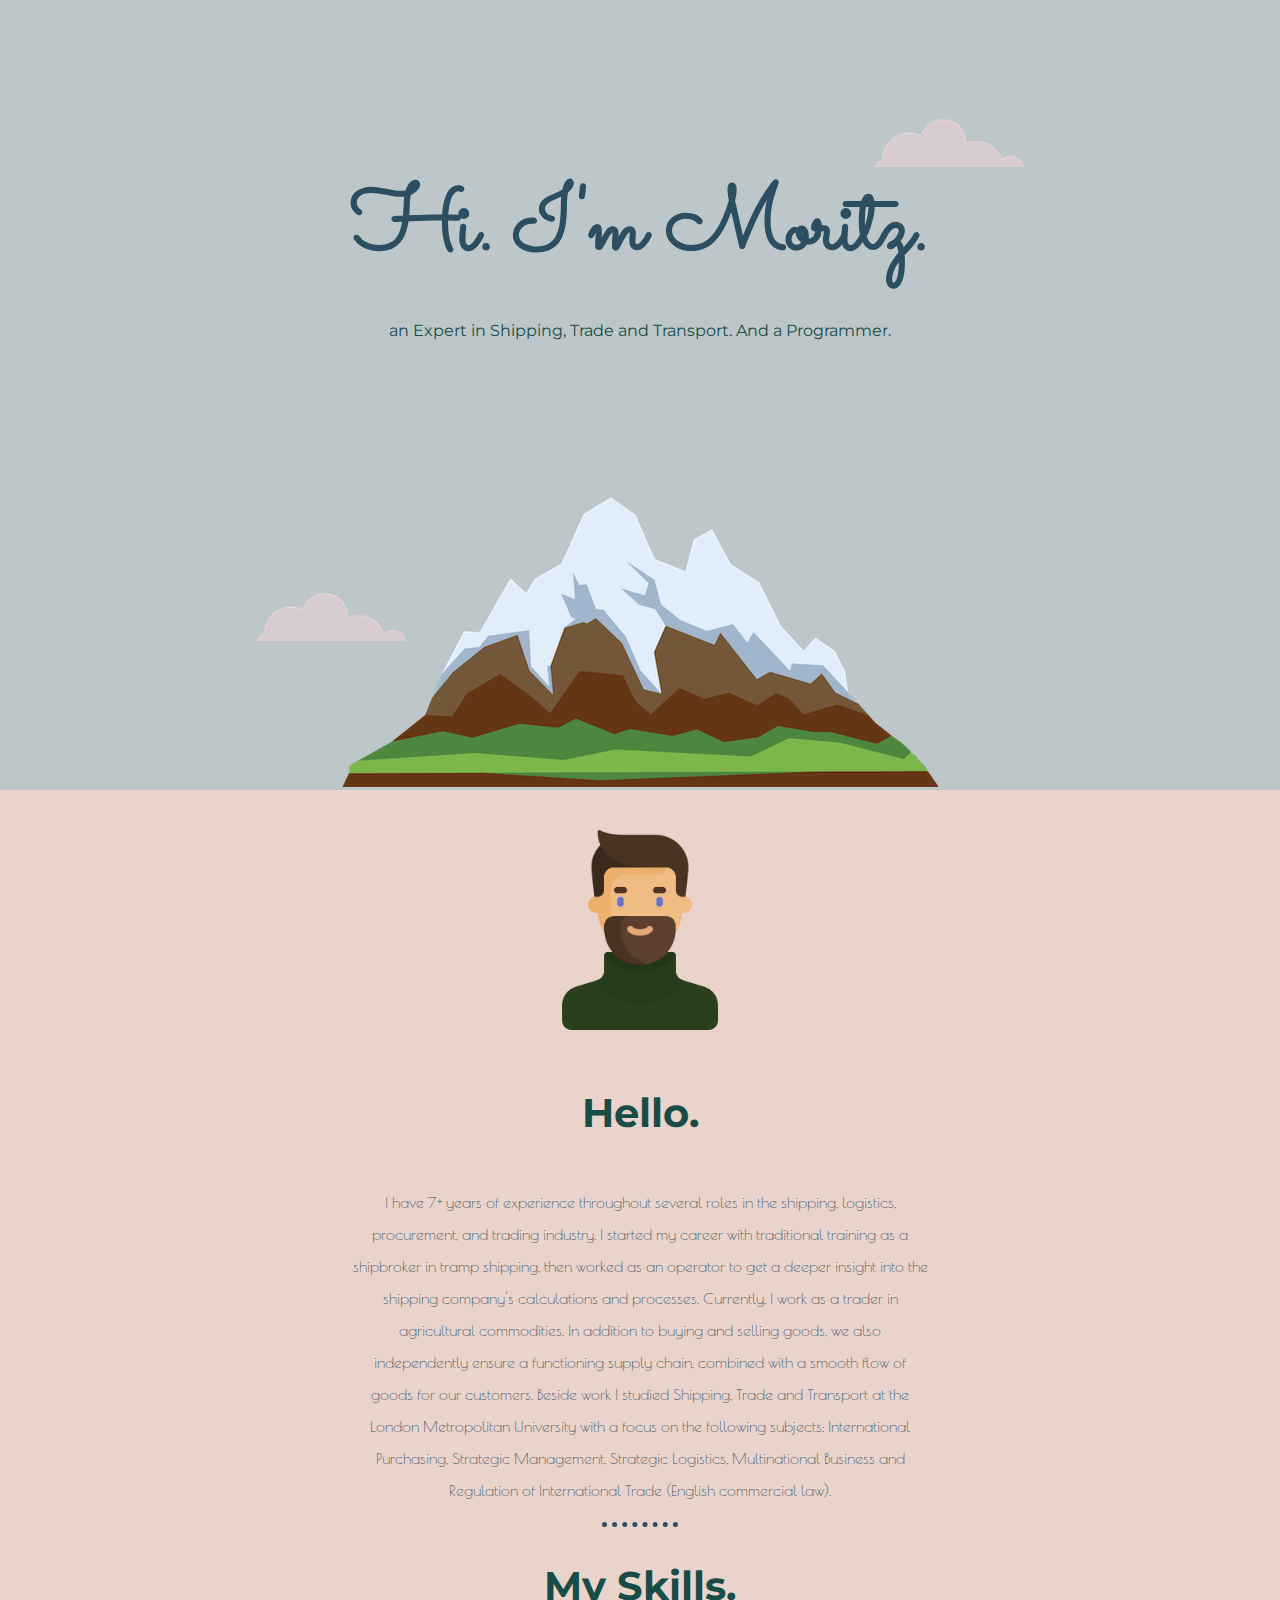
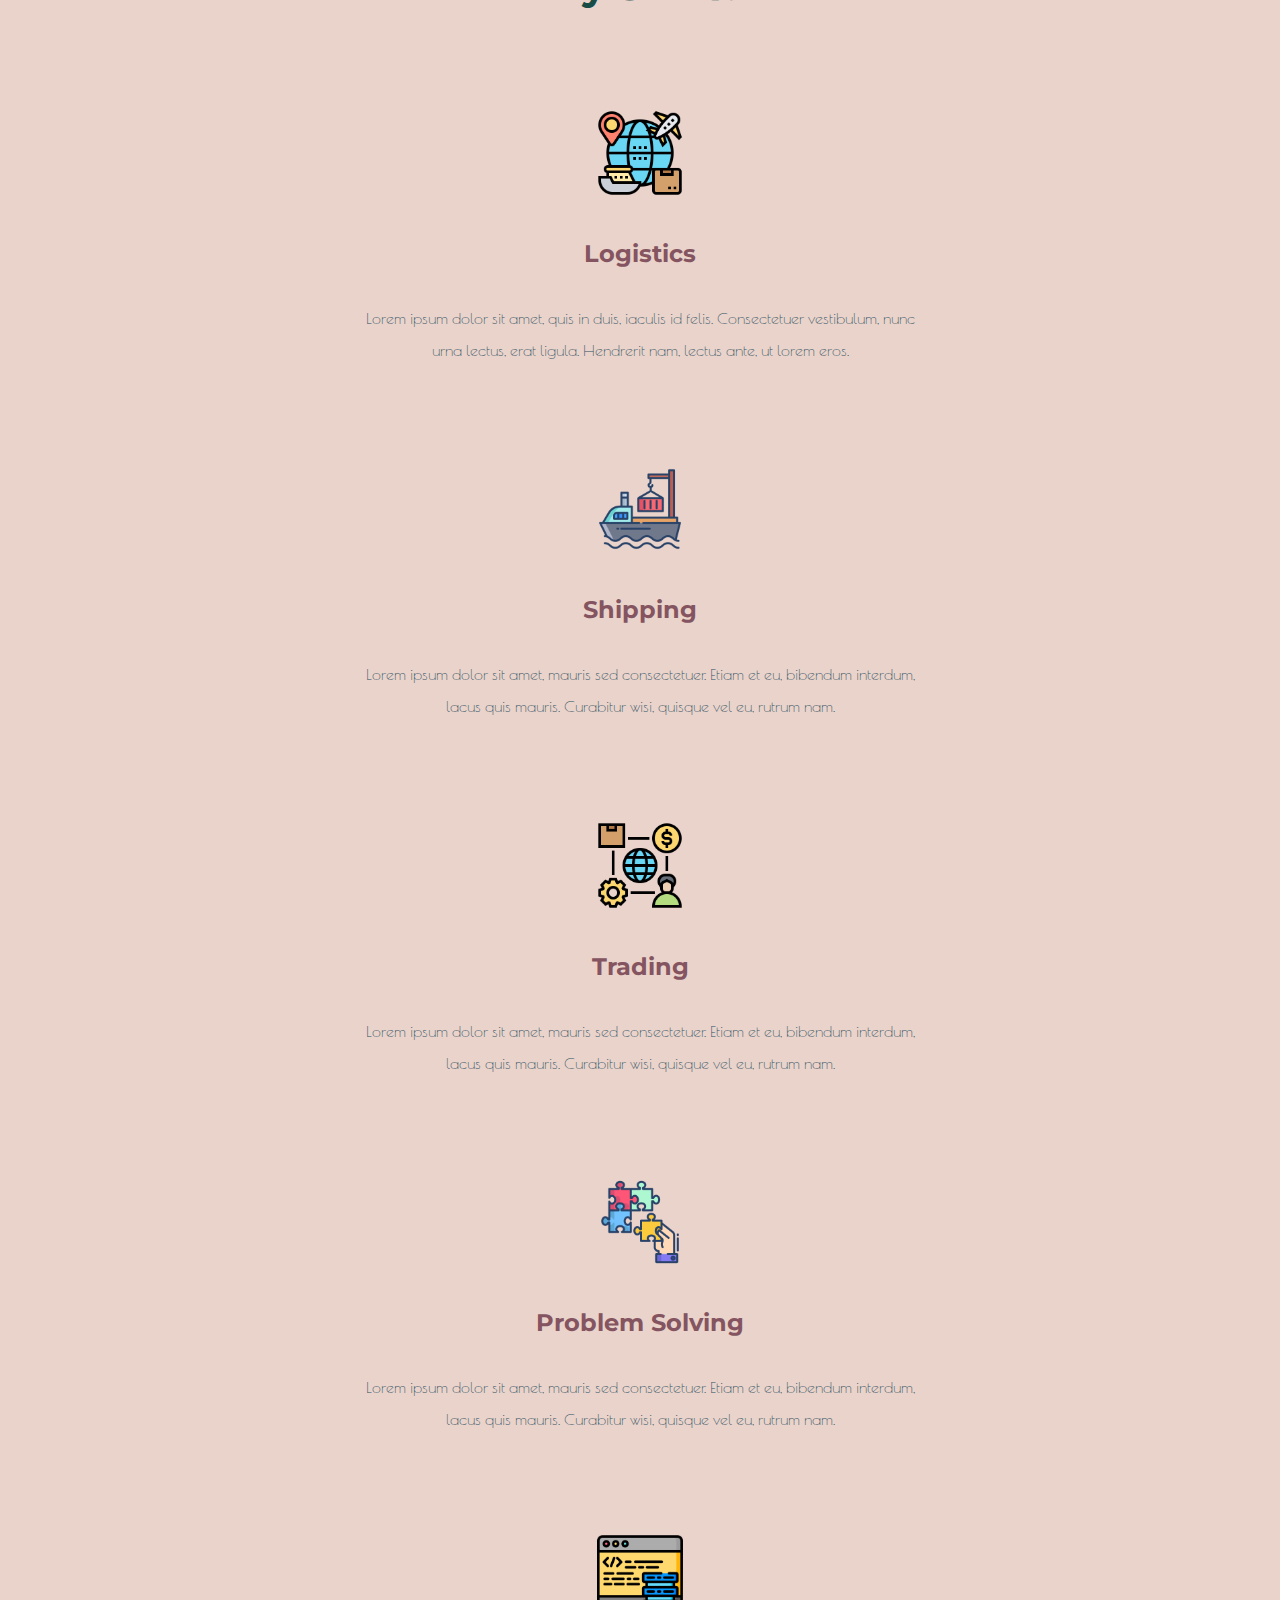
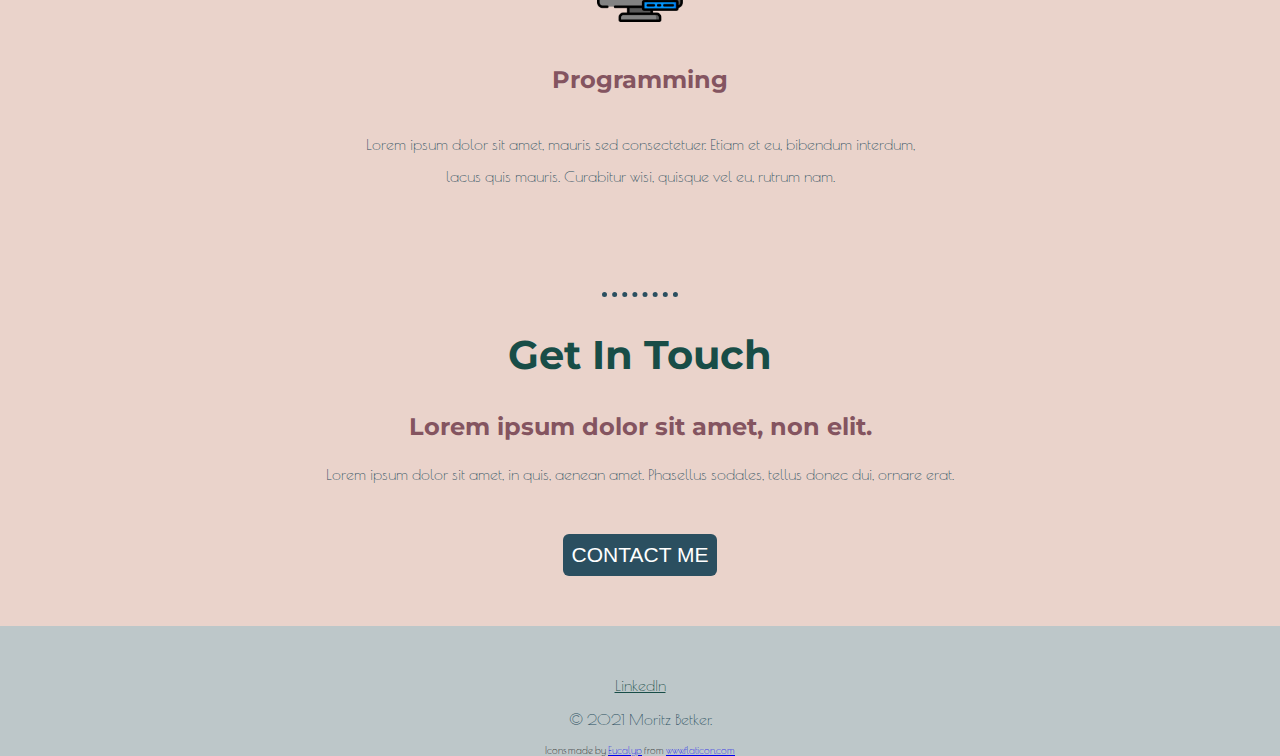
<file: index.html>
<!DOCTYPE html>
<html lang="en" dir="ltr">

<head>
  <meta charset="utf-8">
  <title>Moritz Betker</title>
  <link rel="stylesheet" href="css/styles.css">
  <link rel="shortcut icon" href="favicon.ico">
  <link rel="preconnect" href="https://fonts.gstatic.com">
  <link rel="preconnect" href="https://fonts.gstatic.com">
  <link rel="preconnect" href="https://fonts.gstatic.com">
  <link href="https://fonts.googleapis.com/css2?family=Merriweather:wght@300&family=Montserrat:wght@100;800&family=Poiret+One&family=Sacramento&display=swap" rel="stylesheet">
</head>

<body>
  <div class="top-container">
    <img class="top-cloud" src="images/cloud.png" alt="cloud-img">
    <h1>Hi. I'm Moritz.</h1>
    <h2 class="subline"> an Expert in Shipping, Trade and Transport. And a Programmer.</h2>
    <img class="bottom-cloud" src="images/cloud.png" alt="cloud-img">
    <img class="mountain-picture" src="images/mountain.png" alt="mountain-img">
    <div class="middle-container">
      <div class="profile">
        <img class="my-image" width="200px" height="200px" src="images/moebegreen.png" alt="picture-of-me">
        <h2>Hello.</h2>
        <p>I have 7+ years of experience throughout several roles in the shipping, logistics, procurement, and trading industry. I started my career with traditional training as a shipbroker in tramp shipping, then worked as an operator to get a
          deeper insight into the shipping company's calculations and processes. Currently, I work as a trader in agricultural commodities. In addition to buying and selling goods, we also independently ensure a functioning supply chain, combined
          with a smooth flow of goods for our customers. Beside work I studied Shipping, Trade and Transport at the London Metropolitan University with a focus on the following subjects: International Purchasing, Strategic Management, Strategic
          Logistics, Multinational Business and Regulation of International Trade (English commercial law). </p>
      </div>
      <hr>
      <div class="skills">
        <h2>My Skills.</h2>
        <div class="skill-row">
          <img class="logistics-img" src="images/logistics.png" alt="logistics-img">
          <h3>Logistics</h3>
          <p>Lorem ipsum dolor sit amet, quis in duis, iaculis id felis. Consectetuer vestibulum, nunc urna lectus, erat ligula. Hendrerit nam, lectus ante, ut lorem eros.</p>
        </div>
        <div class="skill-row">
          <img class="vessel-img" src="images/vessel.png" alt="vessel-img">
          <h3>Shipping</h3>
          <p>Lorem ipsum dolor sit amet, mauris sed consectetuer. Etiam et eu, bibendum interdum, lacus quis mauris. Curabitur wisi, quisque vel eu, rutrum nam.</p>
        </div>
        <div class="skill-row">
          <img class="trade-img" src="images/trade.png" alt="trade-img">
          <h3>Trading</h3>
          <p>Lorem ipsum dolor sit amet, mauris sed consectetuer. Etiam et eu, bibendum interdum, lacus quis mauris. Curabitur wisi, quisque vel eu, rutrum nam.</p>
        </div>
        <div class="skill-row">
          <img class="data-science-img" src="images/solution.png" alt="data-science-img">
          <h3>Problem Solving</h3>
          <p>Lorem ipsum dolor sit amet, mauris sed consectetuer. Etiam et eu, bibendum interdum, lacus quis mauris. Curabitur wisi, quisque vel eu, rutrum nam.</p>
        </div>
        <div class="skill-row">
          <img class="data-img" src="images/data.png" alt="data-img">
          <h3>Programming</h3>
          <p>Lorem ipsum dolor sit amet, mauris sed consectetuer. Etiam et eu, bibendum interdum, lacus quis mauris. Curabitur wisi, quisque vel eu, rutrum nam.</p>
        </div>
      </div>
      <hr>
      <div class="contact-me">
        <h2>Get In Touch</h2>
        <h3>Lorem ipsum dolor sit amet, non elit.</h3>
        <p>Lorem ipsum dolor sit amet, in quis, aenean amet. Phasellus sodales, tellus donec dui, ornare erat.</p>
        <a class="BUTTON_IBF" href="mailto:moritz-betker@hotmail.de">CONTACT ME</a>
      </div>
    </div>


    <div class="bottom-container">
      <a class="footer-link" href="https://www.linkedin.com/in/moritz-m-betker/">LinkedIn</a>
      <p>© 2021 Moritz Betker.</p>
    </div>
    <div class="icons">Icons made by <a href="https://www.flaticon.com/authors/eucalyp" title="Eucalyp">Eucalyp</a> from <a href="https://www.flaticon.com/" title="Flaticon">www.flaticon.com</a></div>
</body>

</html>
</file>
<file: css/styles.css>
body {
  margin: 0;
  text-align: center;
  font-family: 'Poiret One', sans-serif;
}

h1 {
  margin: 100px auto -25px auto;
  font-size: 5.625rem;
  color: #2b4f60;
  font-family: 'Sacramento', cursive;
}

h2 {
  color: #184d47;
  font-family: 'Montserrat', sans-serif;
  font-size: 2.5rem;

}

h3 {
  color: #845460;
  font-family: 'Montserrat', sans-serif;
  font-size: 1.5rem
}

hr{
  border-color: #2b4f60;
  border-style: dotted none none;
  border-width: 5px;
  width: 6%;
}

.top-container {
  background-color:#bdc7c9;
  position: relative;
  padding-top: 5%;
}

.middle-container {
margin: 0;
background-color:#ead3cb;
}

.bottom-container {
margin: 0;
background-color: #bdc7c9;
padding-top: 50px;
}

p {
  color: #2b4f60;
  padding-left: 5%;
  padding-right: 5%;
}


.top-cloud {
  position: absolute;
  right: 20%;
  top: 3%;
}

.bottom-cloud {
  position: absolute;
  left: 20%;
  top: 15%;
}

.icons {
  font-size: 10px;
  margin-top: 0px;
  background-color:#bdc7c9;
}

.subline {
  font-size: 1rem;
  font-weight: normal;
  margin-top: 50px;

}

.mountain-picture {
  margin-top: 6%;
}

.my-image {
  margin-top: 40px;
}

.footer-link {
  color: #184d47
}

.skill-row {
  width: 50%;
  margin: 100px auto 100px auto;
  line-height: 2;
}

.profile {
  width: 50%;
  margin: auto;
  line-height: 2;
}

.logistics-img {
  width: 13.5%;
}

.vessel-img {
  width: 13.5%;

}

.trade-img {
  width: 13.5%;
}

.data-science-img {
  width: 13.5%;
}

.data-img {
  width: 13.5%;
}



.BUTTON_IBF {
   -webkit-border-radius: 6px;
   -moz-border-radius: 6px;
   border-radius: 6px;
   color: #FFFFFF;
   font-family: Helvetica;
   font-size: 21px;
   font-weight: 200;
   padding: 9px;
   background-color: #2B4F60;
   border: solid #FFFFFF 0;
   text-decoration: none;
   display: inline-block;
   cursor: pointer;
   text-align: center;
   margin: 35px auto 50px auto;
}

.BUTTON_IBF:hover {
   background: #1E62D0;
   border: solid #EAD3CB 1px;
   -webkit-border-radius: 5px;
   -moz-border-radius: 5px;
   border-radius: 5px;
   text-decoration: none;
}
</file>
